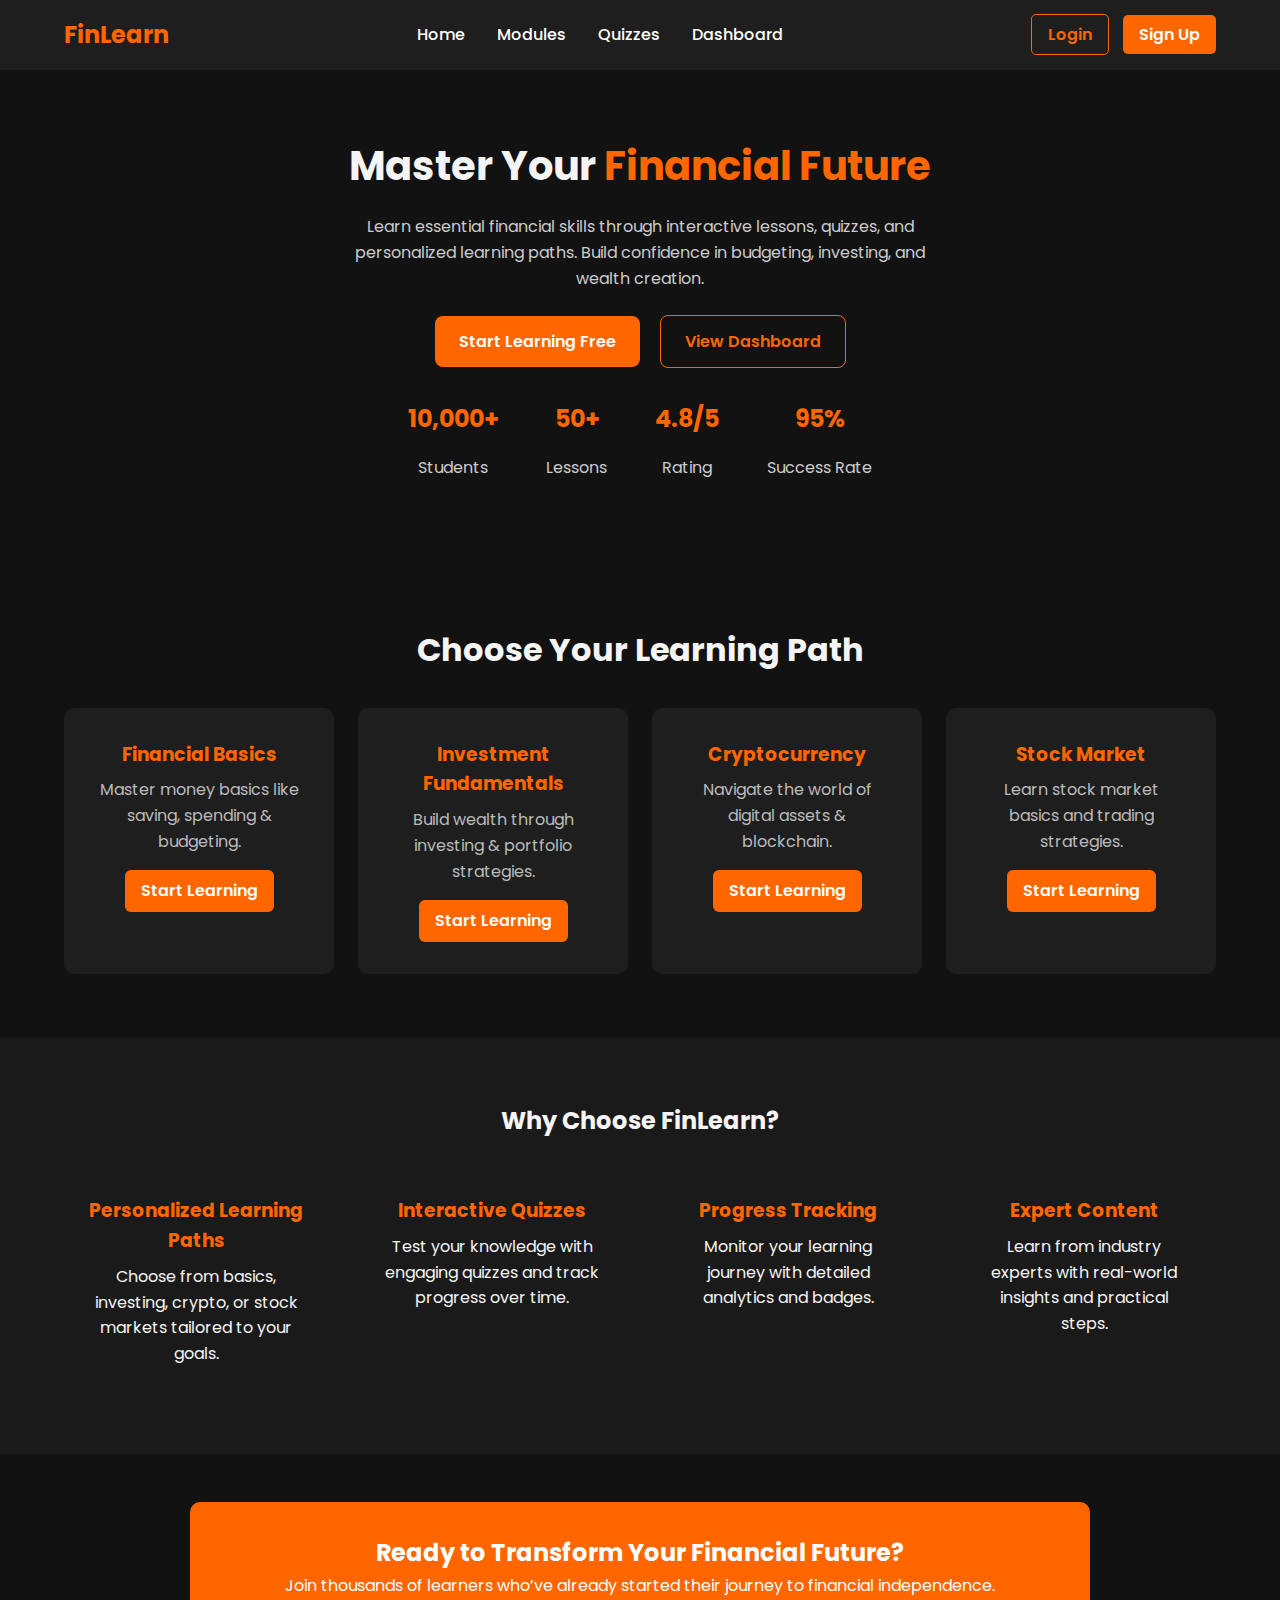
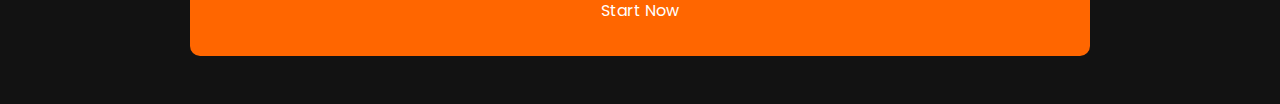
<file: index.html>
<!DOCTYPE html>
<html lang="en">
<head>
  <meta charset="UTF-8">
  <meta name="viewport" content="width=device-width, initial-scale=1.0">
  <title>FinLearn - Master Your Financial Future</title>
  <link href="https://fonts.googleapis.com/css2?family=Poppins:wght@400;600;700&display=swap" rel="stylesheet">
  <style>
    /* Reset */
    * {
      margin: 0;
      padding: 0;
      box-sizing: border-box;
    }

    body {
      font-family: "Poppins", sans-serif;
      background-color: #121212;
      color: #f5f5f5;
      line-height: 1.6;
    }

    a {
      text-decoration: none;
      color: inherit;
    }

    /* Navbar */
    .navbar {
      display: flex;
      justify-content: space-between;
      align-items: center;
      background: #1e1e1e;
      padding: 1rem 5%;
      position: sticky;
      top: 0;
      z-index: 100;
    }

    .navbar .logo {
      font-size: 1.5rem;
      font-weight: 700;
      color: #ff6600;
    }

    .navbar ul {
      display: flex;
      list-style: none;
      gap: 2rem;
    }

    .navbar ul li a {
      color: #fff;
      font-weight: 500;
      transition: color 0.3s;
    }

    .navbar ul li a:hover {
      color: #ff6600;
    }

    .navbar .auth-btns a {
      padding: 0.5rem 1rem;
      border-radius: 5px;
      font-weight: 600;
    }

    .login-btn {
      border: 1px solid #ff6600;
      color: #ff6600;
    }

    .signup-btn {
      background: #ff6600;
      color: #fff;
      margin-left: 10px;
    }

    /* Hero Section */
    .hero {
      text-align: center;
      padding: 4rem 2rem;
    }

    .hero h1 {
      font-size: 2.5rem;
      font-weight: 700;
    }

    .hero h1 span {
      color: #ff6600;
    }

    .hero p {
      margin: 1rem auto;
      max-width: 600px;
      color: #ccc;
    }

    .hero .buttons {
      margin-top: 1.5rem;
    }

    .hero .buttons a {
      display: inline-block;
      padding: 0.8rem 1.5rem;
      border-radius: 8px;
      margin: 0 0.5rem;
      font-weight: 600;
      transition: 0.3s;
    }

    .start-btn {
      background: #ff6600;
      color: #fff;
    }

    .dashboard-btn {
      border: 1px solid #ff6600;
      color: #ff6600;
    }

    .start-btn:hover {
      background: #e65c00;
    }

    .dashboard-btn:hover {
      background: #ff6600;
      color: #fff;
    }

    /* Stats */
    .stats {
      display: flex;
      justify-content: center;
      gap: 3rem;
      margin-top: 2rem;
    }

    .stats div {
      text-align: center;
    }

    .stats h2 {
      color: #ff6600;
      font-size: 1.5rem;
    }

    /* Learning Paths */
    .paths {
      padding: 4rem 5%;
      text-align: center;
    }

    .paths h2 {
      font-size: 2rem;
      margin-bottom: 2rem;
    }

    .cards {
      display: grid;
      grid-template-columns: repeat(auto-fit, minmax(250px, 1fr));
      gap: 1.5rem;
    }

    .card {
      background: #1e1e1e;
      padding: 2rem;
      border-radius: 10px;
      transition: transform 0.3s;
    }

    .card:hover {
      transform: translateY(-10px);
    }

    .card h3 {
      margin-bottom: 0.5rem;
      color: #ff6600;
    }

    .card p {
      color: #bbb;
      margin-bottom: 1rem;
    }

    .card a {
      display: inline-block;
      background: #ff6600;
      color: #fff;
      padding: 0.5rem 1rem;
      border-radius: 6px;
      font-weight: 600;
    }

    /* Why Choose */
    .why {
      background: #1a1a1a;
      padding: 4rem 5%;
      text-align: center;
    }

    .why h2 {
      margin-bottom: 2rem;
    }

    .features {
      display: grid;
      grid-template-columns: repeat(auto-fit, minmax(220px, 1fr));
      gap: 2rem;
    }

    .feature {
      padding: 1.5rem;
    }

    .feature h3 {
      color: #ff6600;
      margin-bottom: 0.5rem;
    }

    .cta {
      text-align: center;
      background: #ff6600;
      color: #fff;
      padding: 2rem;
      margin: 3rem auto;
      border-radius: 10px;
      max-width: 900px;
    }

    /* Responsive Navbar */
    .menu-toggle {
      display: none;
      flex-direction: column;
      cursor: pointer;
    }

    .menu-toggle span {
      width: 25px;
      height: 3px;
      background: #fff;
      margin: 4px 0;
    }

    @media (max-width: 768px) {
      .navbar ul {
        display: none;
        flex-direction: column;
        background: #1e1e1e;
        position: absolute;
        top: 70px;
        right: 5%;
        width: 200px;
        padding: 1rem;
      }

      .navbar ul.active {
        display: flex;
      }

      .menu-toggle {
        display: flex;
      }

      .stats {
        flex-direction: column;
        gap: 1rem;
      }
    }
  </style>
</head>
<body>

  <!-- Navbar -->
  <nav class="navbar">
    <div class="logo">FinLearn</div>
    <div class="menu-toggle" id="menu-toggle">
      <span></span>
      <span></span>
      <span></span>
    </div>
    <ul id="nav-links">
      <li><a href="index.html">Home</a></li>
      <li><a href="modules.html">Modules</a></li>
      <li><a href="">Quizzes</a></li>
      <li><a href="dashboard.html">Dashboard</a></li>
    </ul>
    <div class="auth-btns">
      <a href="login.html" class="login-btn">Login</a>
      <a href="auth.html" class="signup-btn">Sign Up</a>
    </div>
  </nav>

  <!-- Hero -->
  <section class="hero">
    <h1>Master Your <span>Financial Future</span></h1>
    <p>Learn essential financial skills through interactive lessons, quizzes, and personalized learning paths. Build confidence in budgeting, investing, and wealth creation.</p>
    <div class="buttons">
      <a href="module-detail.html" class="start-btn">Start Learning Free</a>
      <a href="#" class="dashboard-btn">View Dashboard</a>
    </div>

    <div class="stats">
      <div><h2>10,000+</h2><p>Students</p></div>
      <div><h2>50+</h2><p>Lessons</p></div>
      <div><h2>4.8/5</h2><p>Rating</p></div>
      <div><h2>95%</h2><p>Success Rate</p></div>
    </div>
  </section>

  <!-- Learning Paths -->
  <section class="paths">
    <h2>Choose Your Learning Path</h2>
    <div class="cards">
      <div class="card">
        <h3>Financial Basics</h3>
        <p>Master money basics like saving, spending & budgeting.</p>
        <a href="#">Start Learning</a>
      </div>
      <div class="card">
        <h3>Investment Fundamentals</h3>
        <p>Build wealth through investing & portfolio strategies.</p>
        <a href="#">Start Learning</a>
      </div>
      <div class="card">
        <h3>Cryptocurrency</h3>
        <p>Navigate the world of digital assets & blockchain.</p>
        <a href="#">Start Learning</a>
      </div>
      <div class="card">
        <h3>Stock Market</h3>
        <p>Learn stock market basics and trading strategies.</p>
        <a href="#">Start Learning</a>
      </div>
    </div>
  </section>

  <!-- Why Choose -->
  <section class="why">
    <h2>Why Choose FinLearn?</h2>
    <div class="features">
      <div class="feature">
        <h3>Personalized Learning Paths</h3>
        <p>Choose from basics, investing, crypto, or stock markets tailored to your goals.</p>
      </div>
      <div class="feature">
        <h3>Interactive Quizzes</h3>
        <p>Test your knowledge with engaging quizzes and track progress over time.</p>
      </div>
      <div class="feature">
        <h3>Progress Tracking</h3>
        <p>Monitor your learning journey with detailed analytics and badges.</p>
      </div>
      <div class="feature">
        <h3>Expert Content</h3>
        <p>Learn from industry experts with real-world insights and practical steps.</p>
      </div>
    </div>
  </section>

  <!-- CTA -->
  <div class="cta">
    <h2>Ready to Transform Your Financial Future?</h2>
    <p>Join thousands of learners who’ve already started their journey to financial independence.</p>
    <a href="#" class="start-btn">Start Now</a>
  </div>

  <script>
    const menuToggle = document.getElementById("menu-toggle");
    const navLinks = document.getElementById("nav-links");

    menuToggle.addEventListener("click", () => {
      navLinks.classList.toggle("active");
    });
  </script>
</body>
</html>
</file>
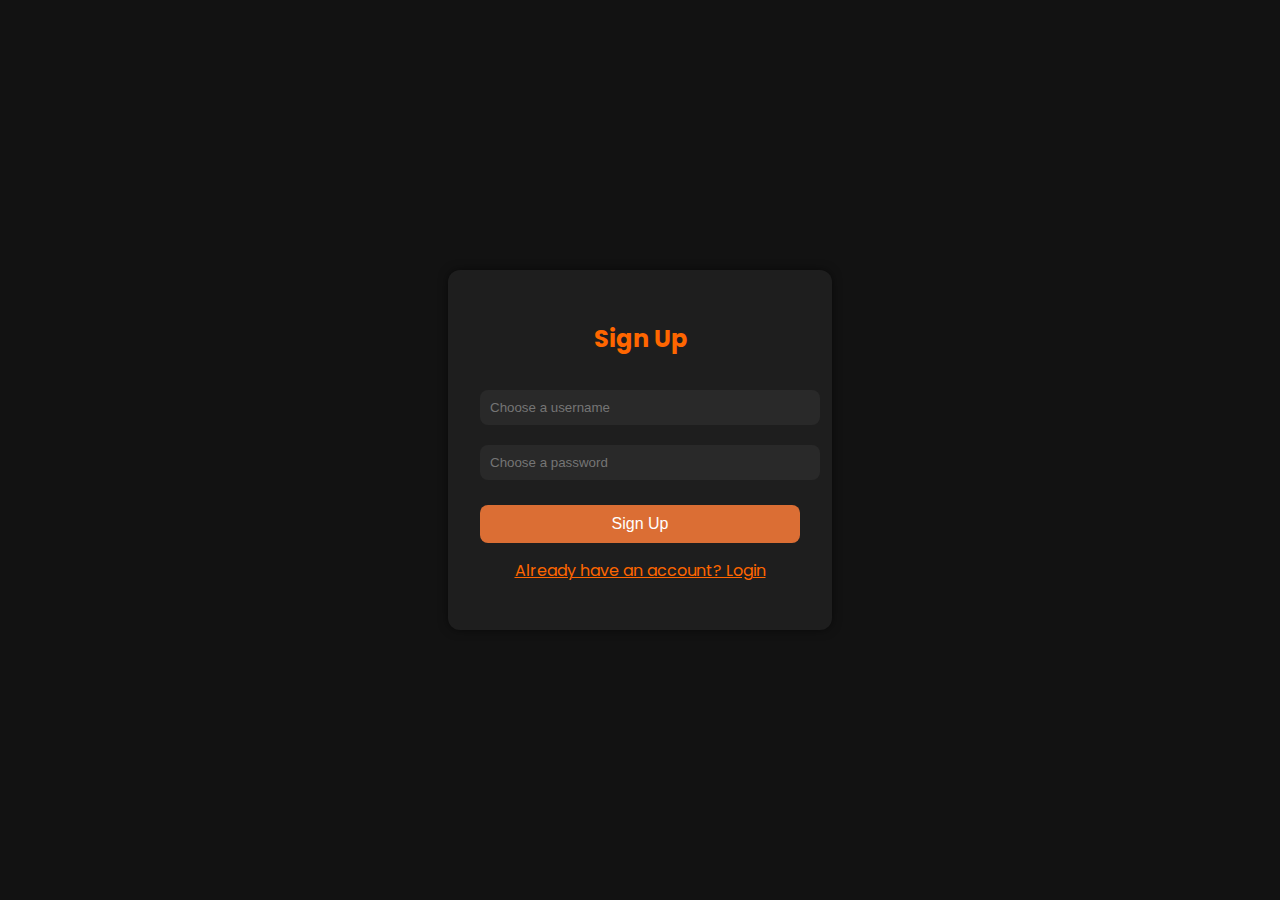
<file: auth.html>
<!DOCTYPE html>
<html lang="en">
<head>
  <meta charset="UTF-8">
  <meta name="viewport" content="width=device-width, initial-scale=1.0">
  <title>Banking Basics - Sign Up</title>
  <link href="https://fonts.googleapis.com/css2?family=Poppins:wght@400;600&display=swap" rel="stylesheet">
  <style>
    body {
      margin: 0;
      font-family: "Poppins", sans-serif;
      background-color: #121212;
      color: #f5f5f5;
      display: flex;
      justify-content: center;
      align-items: center;
      height: 100vh;
    }
    .auth-box {
      background: #1e1e1e;
      padding: 2rem;
      border-radius: 12px;
      box-shadow: 0 0 10px rgba(0,0,0,0.5);
      width: 320px;
      text-align: center;
    }
    h2 {
      color: #ff6600;
      margin-bottom: 1.5rem;
    }
    input {
      width: 100%;
      padding: 10px;
      margin: 10px 0;
      border: none;
      border-radius: 8px;
      background: #292929;
      color: #fff;
    }
    input:focus { outline: 2px solid #ff6600; }
    .btn {
      width: 100%;
      padding: 10px;
      margin-top: 15px;
      border: none;
      border-radius: 8px;
      background: #db6e34;
      color: #fff;
      font-size: 16px;
      cursor: pointer;
      transition: 0.3s;
    }
    .btn:hover { background: #ff6a06; }
    .link { display: block; margin-top: 15px; color: #ff6600; text-decoration: underline; }
    .message { margin-top: 15px; font-size: 14px; color: #66ff99; }
  </style>
</head>
<body>
  <div class="auth-box">
    <h2>Sign Up</h2>
    <input type="text" id="username" placeholder="Choose a username" required>
    <input type="password" id="password" placeholder="Choose a password" required>
    <button class="btn" onclick="signup()">Sign Up</button>
    <a href="login.html" class="link">Already have an account? Login</a>
    <div class="message" id="message"></div>
  </div>

<script>
function signup() {
  const username = document.getElementById('username').value.trim();
  const password = document.getElementById('password').value.trim();
  const msg = document.getElementById('message');

  if (!username || !password) {
    msg.style.color = "red";
    msg.innerText = "Please fill all fields.";
    return;
  }

  let users = JSON.parse(localStorage.getItem('users')) || {};
  if (users[username]) {
    msg.style.color = "red";
    msg.innerText = "Username already exists.";
  } else {
    users[username] = password;
    localStorage.setItem('users', JSON.stringify(users));
    msg.style.color = "#66ff99";
    msg.innerText = "Signup successful! Redirecting to login...";
    setTimeout(() => window.location.href = "login.html", 1500);
  }
}
</script>
</body>
</html>
</file>
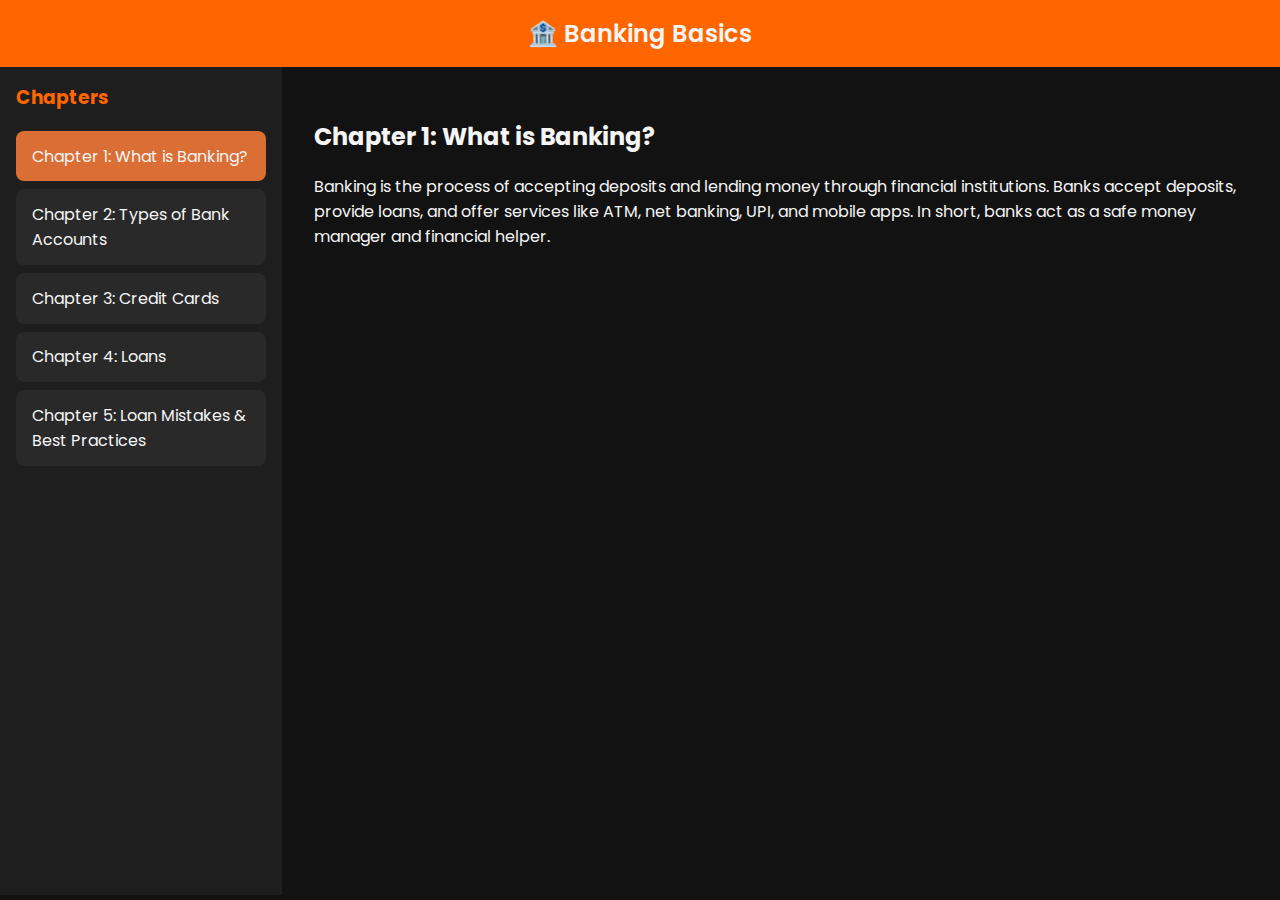
<file: banking-basics.html>
<!DOCTYPE html>
<html lang="en">
<head>
  <meta charset="UTF-8">
  <meta name="viewport" content="width=device-width, initial-scale=1.0">
  <title>Banking Basics</title>
  <link href="https://fonts.googleapis.com/css2?family=Poppins:wght@400;600&display=swap" rel="stylesheet">
  <style>
    body {
      margin: 0;
      font-family: "Poppins", sans-serif;
      background-color: #121212;
      color: #f5f5f5;
    }
    header {
      background: #ff6600;
      padding: 1rem 2rem;
      text-align: center;
      font-size: 1.5rem;
      font-weight: 600;
    }
    .container {
      display: flex;
      height: calc(100vh - 72px);
    }
    .sidebar {
      width: 250px;
      background: #1e1e1e;
      padding: 1rem;
      overflow-y: auto;
    }
    .sidebar h3 {
      color: #ff6600;
      margin-top: 0;
    }
    .chapter-link {
      background: #292929;
      margin-bottom: 0.5rem;
      padding: 0.8rem 1rem;
      border-radius: 8px;
      cursor: pointer;
      transition: background 0.3s;
    }
    .chapter-link:hover {
      background: #3a3a3a;
    }
    .chapter-link.active {
      background: #db6e34;
    }
    .content-area {
      flex: 1;
      padding: 2rem;
      overflow-y: auto;
    }
    .chapter-content {
      display: none;
    }
    .chapter-content iframe {
      margin-top: 1rem;
      width: 100%;
      height: 300px;
      border: none;
      border-radius: 8px;
    }
    .btn {
      display: inline-block;
      margin-top: 15px;
      margin-right: 10px;
      padding: 10px 18px;
      border: none;
      border-radius: 8px;
      background: #db6e34;
      color: #fff;
      font-size: 16px;
      cursor: pointer;
      text-decoration: none;
      transition: 0.3s;
    }
    .btn:hover {
      background: #ff6a06;
    }
    /* Flashcards */
    .flashcards {
      margin-top: 2rem;
    }
    .flashcard {
      background: #292929;
      padding: 1rem;
      border-radius: 8px;
      margin-bottom: 1rem;
      opacity: 0;
      transform: translateY(20px);
      transition: opacity 0.5s ease, transform 0.5s ease;
    }
    .flashcard.show {
      opacity: 1;
      transform: translateY(0);
    }
  </style>
</head>
<body>

<header>🏦 Banking Basics</header>

<div class="container">
  <!-- Sidebar with chapters -->
  <div class="sidebar">
    <h3>Chapters</h3>
    <div class="chapter-link" onclick="showChapter(1)">Chapter 1: What is Banking?</div>
    <div class="chapter-link" onclick="showChapter(2)">Chapter 2: Types of Bank Accounts</div>
    <div class="chapter-link" onclick="showChapter(3)">Chapter 3: Credit Cards</div>
    <div class="chapter-link" onclick="showChapter(4)">Chapter 4: Loans</div>
    <div class="chapter-link" onclick="showChapter(5)">Chapter 5: Loan Mistakes & Best Practices</div>
  </div>

  <!-- Content area -->
  <div class="content-area">
    <!-- Chapter 1 -->
    <div class="chapter-content" id="chapter-1">
      <h2>Chapter 1: What is Banking?</h2>
      <p>Banking is the process of accepting deposits and lending money through financial institutions.
      Banks accept deposits, provide loans, and offer services like ATM, net banking, UPI, and mobile apps.
      In short, banks act as a safe money manager and financial helper.</p>
      <iframe src="https://www.youtube.com/embed/fTTGALaRZoc" allowfullscreen></iframe>
    
    </div>

    <!-- Chapter 2 -->
    <div class="chapter-content" id="chapter-2">
      <h2>Chapter 2: Types of Bank Accounts</h2>
      <p>Explore savings accounts, current accounts, fixed deposits, and recurring deposits.
        Savings Account – store money safely, earn interest, withdraw anytime.
        Current Account – for businesses, frequent transactions, no interest.
        Fixed Deposit (FD) – money locked for a time, earns higher interest.
        Recurring Deposit (RD) – deposit a fixed amount monthly, earn interest.</p>
      <iframe src="https://www.youtube.com/embed/B-KNzNEVhgM" allowfullscreen></iframe>
       <br>
      <a href="#chapter1" class="btn">← Previous</a>
      <a href="#chapter3" class="btn">Next →</a>
    </div>

    <!-- Chapter 3 -->
    <div class="chapter-content" id="chapter-3">
      <h2>Chapter 3: Credit Cards</h2>
      <p>Understand how credit cards work, their benefits, and risks.
      Credit cards let you spend now and pay later. Good for emergencies, rewards, and building credit history.
      Pay bills on time to avoid high interest.</p>
      <iframe src="https://www.youtube.com/embed/0ddgrHehprk" allowfullscreen></iframe>
      <br>
      <a href="#chapter2" class="btn">← Previous</a>
      <a href="#chapter4" class="btn">Next →</a>
    </div>

    <!-- Chapter 4 -->
    <div class="chapter-content" id="chapter-4">
      <h2>Chapter 4: Loans</h2>
      <p>Loans help achieve big goals when you don’t have enough money.
        Types of loans: Education, Home, Personal, Car.
        Loans must be repaid with interest.</p>
      <iframe src="https://www.youtube.com/embed/fuiiJuB7tJs" allowfullscreen></iframe>
         <br>
      <a href="#chapter3" class="btn">← Previous</a>
      <a href="#chapter5" class="btn">Next →</a>
    </div>

    <!-- Chapter 5 -->
    <div class="chapter-content" id="chapter-5">
      <h2>Chapter 5: Loan Mistakes & Best Practices</h2>
      <p>Common mistakes: borrowing more than you can repay, ignoring interest rates, missing EMI payments.
         Best practices: borrow only what’s necessary, compare banks, pay EMIs on time.</p>
      <iframe src="https://www.youtube.com/embed/Jmb-p_JW-xE" allowfullscreen></iframe>
      <a href="#chapter4" class="btn">← Previous</a>
      <div style="margin-top: 15px;">
        <a href="index.html" class="btn">Back to Homepage</a>
        <a href="banking-quiz.html" class="btn">Finish & Start Quiz</a>
      </div>

    </div>

    <!-- Flashcards -->
    <div class="flashcards" id="flashcards">
      <div class="flashcard">Flashcard 1: Banks accept deposits and provide loans.</div>
      <div class="flashcard">Flashcard 2: Savings accounts are flexible, FDs earn higher interest.</div>
      <div class="flashcard">Flashcard 3: Credit cards offer rewards but require timely payments.</div>
      <div class="flashcard">Flashcard 4: Loans should be taken wisely; interest applies.</div>
      <div class="flashcard">Flashcard 5: Always compare banks and pay EMIs on time.</div>
    </div>

  </div>
</div>

<script>
  // Show chapter and highlight sidebar
  function showChapter(num) {
    document.querySelectorAll('.chapter-content').forEach(c => c.style.display = 'none');
    document.querySelector('#chapter-' + num).style.display = 'block';

    document.querySelectorAll('.chapter-link').forEach(link => link.classList.remove('active'));
    document.querySelectorAll('.chapter-link')[num - 1].classList.add('active');

    // Trigger flashcards only when last chapter is open
    if(num === 5) showFlashcards();
  }

  // Flashcards animation
  function showFlashcards() {
    const cards = document.querySelectorAll('.flashcard');
    cards.forEach(card => card.classList.remove('show'));
    cards.forEach((card, index) => {
      setTimeout(() => card.classList.add('show'), index * 1000);
    });
  }

  // Default: show chapter 1
  showChapter(1);
</script>

</body>
</html>
</file>
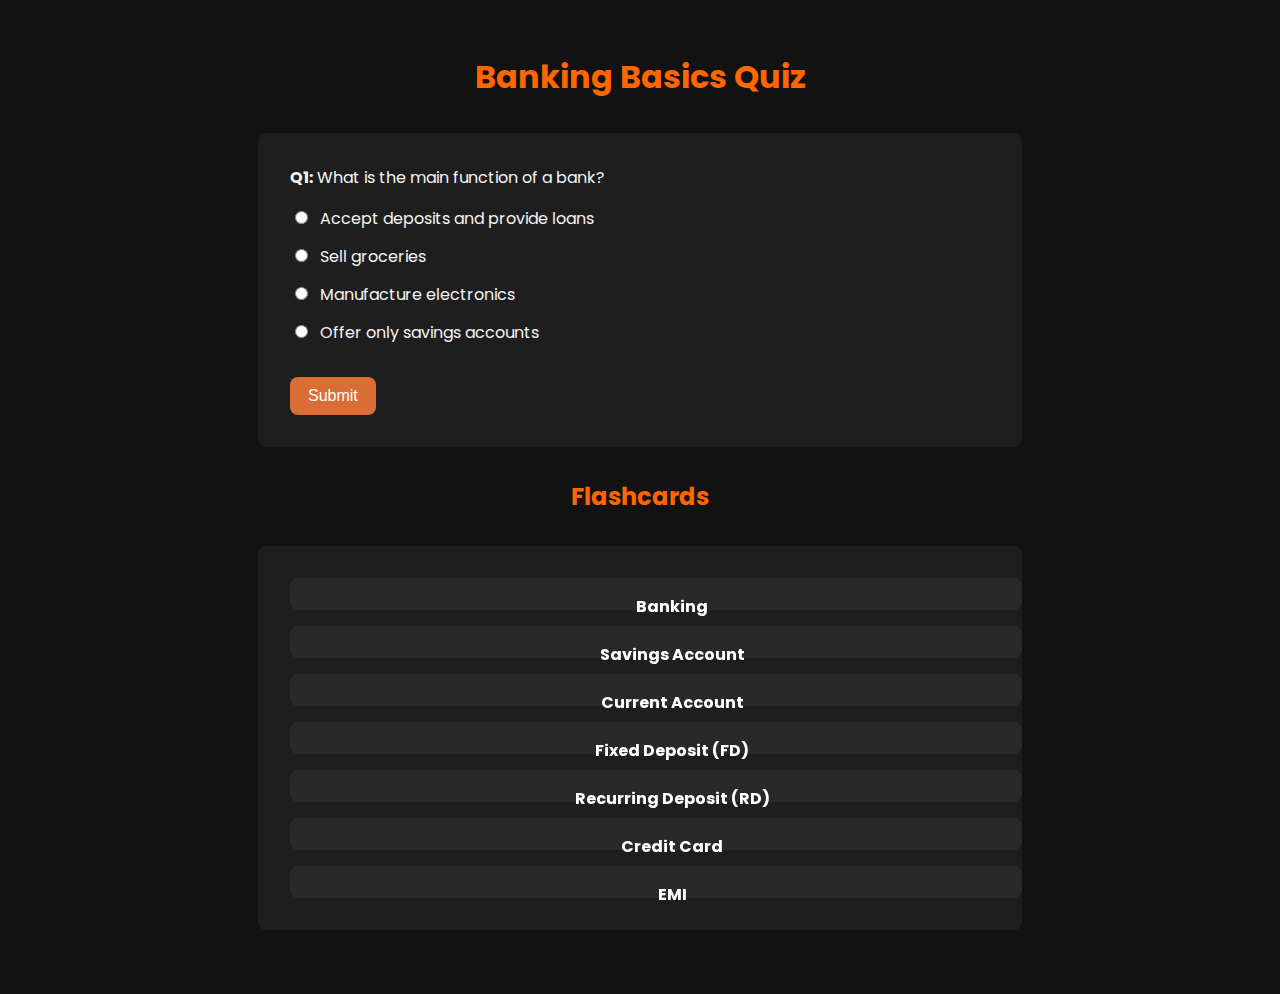
<file: banking-quiz.html>
<!DOCTYPE html>
<html lang="en">
<head>
  <meta charset="UTF-8">
  <meta name="viewport" content="width=device-width, initial-scale=1.0">
  <title>Banking Basics Quiz & Flashcards</title>
  <link href="https://fonts.googleapis.com/css2?family=Poppins:wght@400;600&display=swap" rel="stylesheet">
  <style>
    body {
      font-family: "Poppins", sans-serif;
      background-color: #121212;
      color: #f5f5f5;
      margin: 0;
      padding: 2rem;
    }
    h1, h2 {
      color: #ff6600;
      text-align: center;
    }
    .quiz-container, .flashcards-container {
      max-width: 700px;
      margin: 2rem auto;
      background: #1e1e1e;
      padding: 2rem;
      border-radius: 8px;
    }
    .question {
      margin-bottom: 1rem;
    }
    .options {
      list-style: none;
      padding: 0;
    }
    .options li {
      margin-bottom: 0.8rem;
    }
    input[type="radio"] {
      margin-right: 0.5rem;
    }
    .btn {
      padding: 10px 18px;
      border: none;
      border-radius: 8px;
      background: #db6e34;
      color: #fff;
      font-size: 16px;
      cursor: pointer;
      margin-top: 1rem;
      transition: 0.3s;
    }
    .btn:hover {
      background: #ff6a06;
    }
    .result {
      text-align: center;
      font-size: 1.2rem;
      margin-top: 1.5rem;
    }

    /* Flashcards */
    .flashcards-container {
      display: flex;
      flex-direction: column;
      gap: 1rem;
    }
    .flashcard {
      perspective: 1000px;
    }
    .flashcard-inner {
      position: relative;
      width: 100%;
      padding: 1rem;
      background: #292929;
      border-radius: 8px;
      color: #fff;
      cursor: pointer;
      transform-style: preserve-3d;
      transition: transform 0.6s;
    }
    .flashcard.flipped .flashcard-inner {
      transform: rotateY(180deg);
    }
    .flashcard-front,
    .flashcard-back {
      position: absolute;
      width: 100%;
      backface-visibility: hidden;
      text-align: center;
    }
    .flashcard-back {
      transform: rotateY(180deg);
      color: #00ffcc;
    }
  </style>
</head>
<body>
  <h1>Banking Basics Quiz</h1>
  <div class="quiz-container" id="quiz-container"></div>

  <h2>Flashcards</h2>
  <div class="flashcards-container" id="flashcards-container"></div>

  <script>
    // --- Quiz Data ---
    const quizData = [
      {
        question: "What is the main function of a bank?",
        options: ["Accept deposits and provide loans", "Sell groceries", "Manufacture electronics", "Offer only savings accounts"],
        answer: "Accept deposits and provide loans"
      },
      {
        question: "Which account is ideal for businesses with frequent transactions?",
        options: ["Savings Account", "Current Account", "Fixed Deposit", "Recurring Deposit"],
        answer: "Current Account"
      },
      {
        question: "What is a key benefit of using a credit card responsibly?",
        options: ["Build credit history", "Increase debt", "Avoid taxes", "Store physical cash"],
        answer: "Build credit history"
      },
      {
        question: "Which type of loan would you take to buy a house?",
        options: ["Education Loan", "Home Loan", "Car Loan", "Personal Loan"],
        answer: "Home Loan"
      },
      {
        question: "A common mistake when taking loans is:",
        options: ["Borrowing only what’s necessary", "Comparing interest rates", "Missing EMI payments", "Paying on time"],
        answer: "Missing EMI payments"
      }
    ];

    const container = document.getElementById("quiz-container");
    let currentQuestion = 0;
    let score = 0;

    function loadQuestion() {
      if (currentQuestion >= quizData.length) {
        container.innerHTML = `<div class="result">Your score: ${score} / ${quizData.length} <br><br>
          <a href="banking-basics.html" class="btn">Back to Lessons</a>
        </div>`;
        return;
      }

      const q = quizData[currentQuestion];
      container.innerHTML = `
        <div class="question"><strong>Q${currentQuestion + 1}:</strong> ${q.question}</div>
        <ul class="options">
          ${q.options.map(opt => `<li><label><input type="radio" name="option" value="${opt}"> ${opt}</label></li>`).join('')}
        </ul>
        <button class="btn" onclick="submitAnswer()">Submit</button>
      `;
    }

    function submitAnswer() {
      const selected = document.querySelector('input[name="option"]:checked');
      if (!selected) {
        alert("Please select an answer!");
        return;
      }
      if (selected.value === quizData[currentQuestion].answer) score++;
      currentQuestion++;
      loadQuestion();
    }

    loadQuestion();

    // --- Flashcards Data ---
    const flashcardsData = [
      {term: "Banking", definition: "The process of accepting deposits and providing loans through financial institutions."},
      {term: "Savings Account", definition: "Store money safely, earn small interest, withdraw anytime."},
      {term: "Current Account", definition: "For businesses; allows frequent transactions, no interest earned."},
      {term: "Fixed Deposit (FD)", definition: "Money locked for a fixed time period, earns higher interest."},
      {term: "Recurring Deposit (RD)", definition: "Deposit a fixed amount monthly to build savings habit."},
      {term: "Credit Card", definition: "Spend now, pay later; helps build credit history if used responsibly."},
      {term: "EMI", definition: "Equated Monthly Installment; monthly payment to repay a loan."}
    ];

    const flashContainer = document.getElementById("flashcards-container");

    flashcardsData.forEach(card => {
      const cardDiv = document.createElement("div");
      cardDiv.className = "flashcard";
      cardDiv.innerHTML = `
        <div class="flashcard-inner">
          <div class="flashcard-front"><strong>${card.term}</strong></div>
          <div class="flashcard-back">${card.definition}</div>
        </div>`;
      flashContainer.appendChild(cardDiv);
    });

    // Auto-flip animation one after another
    let currentIndex = 0;
    function flipNextCard() {
      const cards = document.querySelectorAll(".flashcard");
      cards.forEach(c => c.classList.remove("flipped"));
      cards[currentIndex].classList.add("flipped");
      currentIndex = (currentIndex + 1) % cards.length;
    }
    setInterval(flipNextCard, 3000);
  </script>
</body>
</html>
</file>
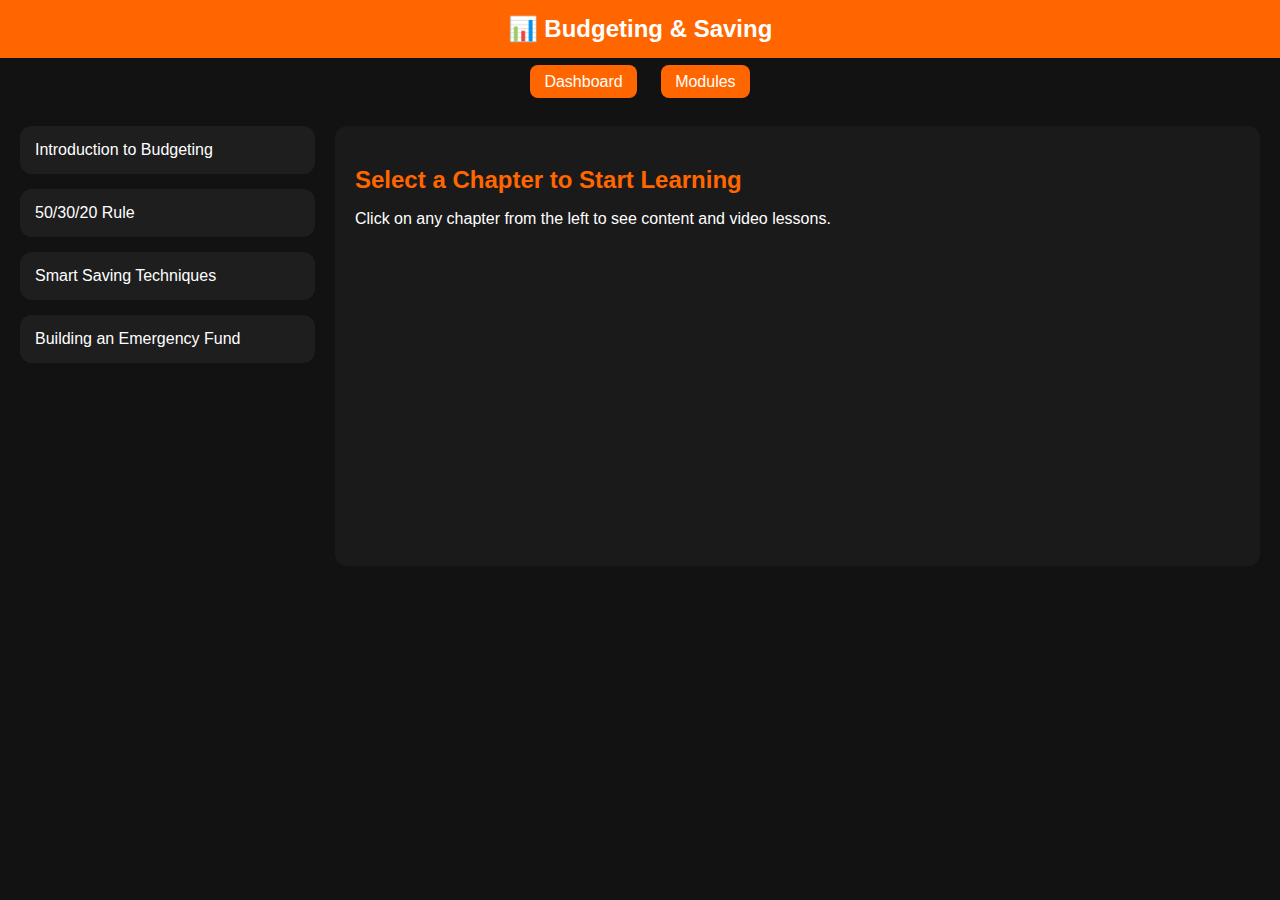
<file: budgeting.html>
<!DOCTYPE html>
<html lang="en">
<head>
  <meta charset="UTF-8">
  <meta name="viewport" content="width=device-width, initial-scale=1.0">
  <title>Budgeting & Saving</title>
  <style>
    body {
      font-family: Arial, sans-serif;
      background: #121212;
      color: #fff;
      margin: 0;
      padding: 0;
    }
    header {
      background: #ff6600;
      padding: 15px;
      text-align: center;
      font-size: 24px;
      font-weight: bold;
    }
    .container {
      display: flex;
      flex-wrap: wrap;
      padding: 20px;
      gap: 20px;
    }
    .chapters {
      flex: 1;
      min-width: 250px;
      max-width: 300px;
    }
    .chapter-card {
      background: #1e1e1e;
      padding: 15px;
      margin-bottom: 15px;
      border-radius: 12px;
      cursor: pointer;
      transition: transform 0.2s, background 0.2s;
    }
    .chapter-card:hover {
      transform: scale(1.05);
      background: #ff6600;
    }
    .content-area {
      flex: 3;
      background: #1a1a1a;
      padding: 20px;
      border-radius: 12px;
      min-height: 400px;
    }
    h2 {
      color: #ff6600;
      margin-bottom: 10px;
    }
    iframe {
      width: 100%;
      height: 300px;
      border-radius: 10px;
      border: none;
    }
    .nav-links {
      margin: 15px;
      text-align: center;
    }
    .nav-links a {
      margin: 0 10px;
      color: #fff;
      text-decoration: none;
      background: #ff6600;
      padding: 8px 14px;
      border-radius: 8px;
    }
    .nav-links a:hover {
      background: #e65c00;
    }
    .chapter-navigation {
      margin-top: 20px;
      text-align: center;
    }
    .chapter-navigation button {
      background: #ff6600;
      border: none;
      padding: 10px 16px;
      margin: 0 10px;
      border-radius: 8px;
      color: #fff;
      font-size: 16px;
      cursor: pointer;
    }
    .chapter-navigation button:hover {
      background: #e65c00;
    }
  </style>
</head>
<body>

  <header>📊 Budgeting & Saving</header>

  <div class="nav-links">
    <a href="dashboard.html">Dashboard</a>
    <a href="modules.html">Modules</a>
  </div>

  <div class="container">
    <!-- Chapters Sidebar -->
    <div class="chapters">
      <div class="chapter-card" onclick="loadChapter('intro')">Introduction to Budgeting</div>
      <div class="chapter-card" onclick="loadChapter('rule')">50/30/20 Rule</div>
      <div class="chapter-card" onclick="loadChapter('saving')">Smart Saving Techniques</div>
      <div class="chapter-card" onclick="loadChapter('emergency')">Building an Emergency Fund</div>
    </div>

    <!-- Content Area -->
    <div class="content-area" id="content">
      <h2>Select a Chapter to Start Learning</h2>
      <p>Click on any chapter from the left to see content and video lessons.</p>
    </div>
  </div>

  <script>
    const API_KEY = "AIzaSyDjPaWY8FaTvO1nZRxbAcH13QG1znhjrHA"; 
    const videoIds = {
      intro: "btZ43QLlj40",
      rule: "YCN2aTlocOw",
      saving: "9U3Bo4kz1eE",
      emergency: "hTnJz2O_zyo"
    };

    const fallbackData = {
      intro: {title:"Introduction to Budgeting", description:"Learn the basics of budgeting."},
      rule: {title:"50/30/20 Rule", description:"Understand the 50/30/20 budgeting rule."},
      saving: {title:"Smart Saving Techniques", description:"Tips and strategies to save money smartly."},
      emergency: {title:"Building an Emergency Fund", description:"Learn how to create an emergency fund."}
    };

    async function loadChapter(chapter) {
      let contentDiv = document.getElementById('content');
      let videoId = videoIds[chapter];

      if (!videoId) {
        contentDiv.innerHTML = "<p>Video not available.</p>";
        return;
      }

      let video = fallbackData[chapter]; // default

      try {
        let response = await fetch(
          `https://www.googleapis.com/youtube/v3/videos?part=snippet&id=${videoId}&key=${API_KEY}`
        );
        let data = await response.json();
        if (data.items && data.items.length > 0) {
          video = data.items[0].snippet;
        }
      } catch(e) {
        console.log("YouTube API failed, using fallback data.", e);
      }

      contentDiv.innerHTML = `
        <h2>${video.title}</h2>
        <p>${video.description}</p>
        <iframe src="https://www.youtube.com/embed/${videoId}" allowfullscreen></iframe>
        <div class="chapter-navigation">
          <button onclick="goPrev('${chapter}')">⬅ Previous</button>
          <button onclick="goNext('${chapter}')">Next ➡</button>
        </div>
      `;
    }

    function goPrev(chapter) {
      const order = ["intro", "rule", "saving", "emergency"];
      let idx = order.indexOf(chapter);
      if (idx > 0) loadChapter(order[idx - 1]);
    }

    function goNext(chapter) {
      const order = ["intro", "rule", "saving", "emergency"];
      let idx = order.indexOf(chapter);
      if (idx < order.length - 1) loadChapter(order[idx + 1]);
      else window.location.href = "quiz.html";
    }
  </script>

</body>
</html>
</file>
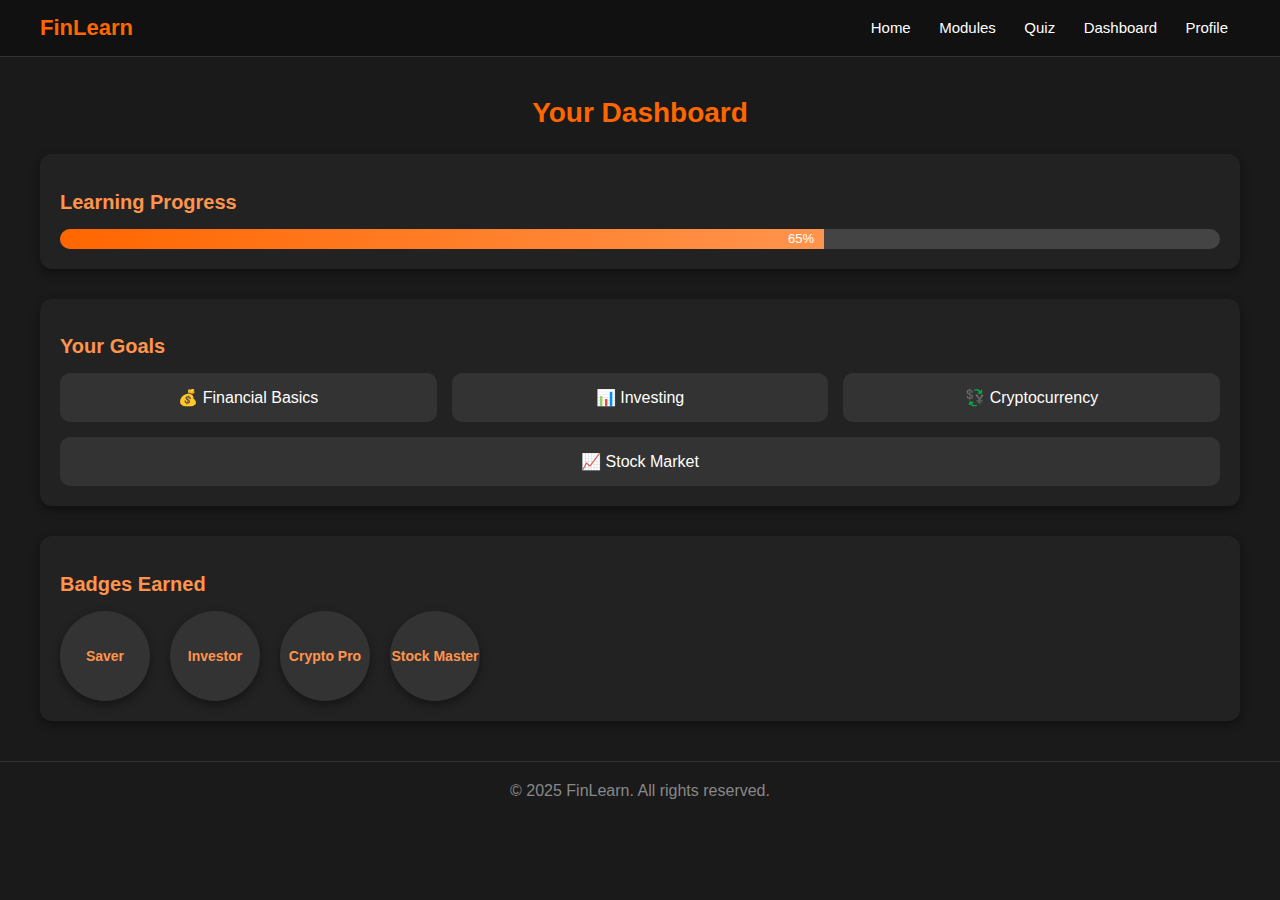
<file: dashboard.html>
<!DOCTYPE html>
<html lang="en">
<head>
  <meta charset="UTF-8" />
  <meta name="viewport" content="width=device-width, initial-scale=1.0"/>
  <title>Dashboard | FinLearn</title>
  <style>
    /* -------- GLOBAL THEME -------- */
    body {
      margin: 0;
      font-family: 'Segoe UI', Tahoma, Geneva, Verdana, sans-serif;
      background-color: #1a1a1a;
      color: #fff;
    }

    a {
      text-decoration: none;
      color: inherit;
    }

    header {
      background: #111;
      padding: 15px 40px;
      display: flex;
      justify-content: space-between;
      align-items: center;
      border-bottom: 1px solid #333;
      position: sticky;
      top: 0;
      z-index: 100;
    }

    header .logo {
      font-size: 22px;
      font-weight: bold;
      color: #ff6600;
    }

    nav a {
      margin: 0 12px;
      font-size: 15px;
      transition: color 0.3s;
    }
    nav a:hover {
      color: #ff6600;
    }

    /* -------- DASHBOARD -------- */
    .dashboard-container {
      max-width: 1200px;
      margin: 40px auto;
      padding: 0 20px;
    }

    .dashboard-title {
      font-size: 28px;
      font-weight: bold;
      color: #ff6600;
      margin-bottom: 25px;
      text-align: center;
    }

    .progress-section, .goals-section, .badges-section {
      background: #222;
      padding: 20px;
      border-radius: 12px;
      margin-bottom: 30px;
      box-shadow: 0 4px 10px rgba(0,0,0,0.4);
    }

    h2 {
      font-size: 20px;
      margin-bottom: 15px;
      color: #ff944d;
    }

    /* Progress bar */
    .progress-bar {
      background: #444;
      border-radius: 30px;
      height: 20px;
      overflow: hidden;
    }
    .progress {
      height: 100%;
      background: linear-gradient(90deg, #ff6600, #ff944d);
      width: 65%; /* Example: 65% progress */
      text-align: right;
      color: #fff;
      padding-right: 10px;
      font-size: 13px;
      line-height: 20px;
    }

    /* Goals */
    .goals-list {
      display: flex;
      gap: 15px;
      flex-wrap: wrap;
    }
    .goal-card {
      flex: 1 1 calc(25% - 15px);
      background: #333;
      border-radius: 10px;
      padding: 15px;
      text-align: center;
      transition: transform 0.2s;
    }
    .goal-card:hover {
      transform: translateY(-5px);
      background: #444;
    }

    /* Badges */
    .badges-list {
      display: flex;
      gap: 20px;
      flex-wrap: wrap;
    }
    .badge {
      background: #333;
      border-radius: 50%;
      width: 90px;
      height: 90px;
      display: flex;
      align-items: center;
      justify-content: center;
      font-size: 14px;
      color: #ff944d;
      font-weight: bold;
      box-shadow: 0 4px 10px rgba(0,0,0,0.4);
      transition: 0.3s;
    }
    .badge:hover {
      transform: scale(1.1);
      background: #ff6600;
      color: #fff;
    }

    /* Footer */
    footer {
      text-align: center;
      padding: 20px;
      border-top: 1px solid #333;
      margin-top: 40px;
      color: #888;
    }
  </style>
</head>
<body>
  <!-- NAVBAR -->
  <header>
    <div class="logo">FinLearn</div>
    <nav>
      <a href="index.html">Home</a>
      <a href="modules.html">Modules</a>
      <a href="quiz.html">Quiz</a>
      <a href="dashboard.html">Dashboard</a>
      <a href="profile.html">Profile</a>
    </nav>
  </header>

  <!-- DASHBOARD -->
  <div class="dashboard-container">
    <h1 class="dashboard-title">Your Dashboard</h1>

    <!-- Progress -->
    <div class="progress-section">
      <h2>Learning Progress</h2>
      <div class="progress-bar">
        <div class="progress">65%</div>
      </div>
    </div>

    <!-- Goals -->
    <div class="goals-section">
      <h2>Your Goals</h2>
      <div class="goals-list">
        <div class="goal-card">💰 Financial Basics</div>
        <div class="goal-card">📊 Investing</div>
        <div class="goal-card">💱 Cryptocurrency</div>
        <div class="goal-card">📈 Stock Market</div>
      </div>
    </div>

    <!-- Badges -->
    <div class="badges-section">
      <h2>Badges Earned</h2>
      <div class="badges-list">
        <div class="badge">Saver</div>
        <div class="badge">Investor</div>
        <div class="badge">Crypto Pro</div>
        <div class="badge">Stock Master</div>
      </div>
    </div>
  </div>

  <footer>
    © 2025 FinLearn. All rights reserved.
  </footer>
</body>
</html>
</file>
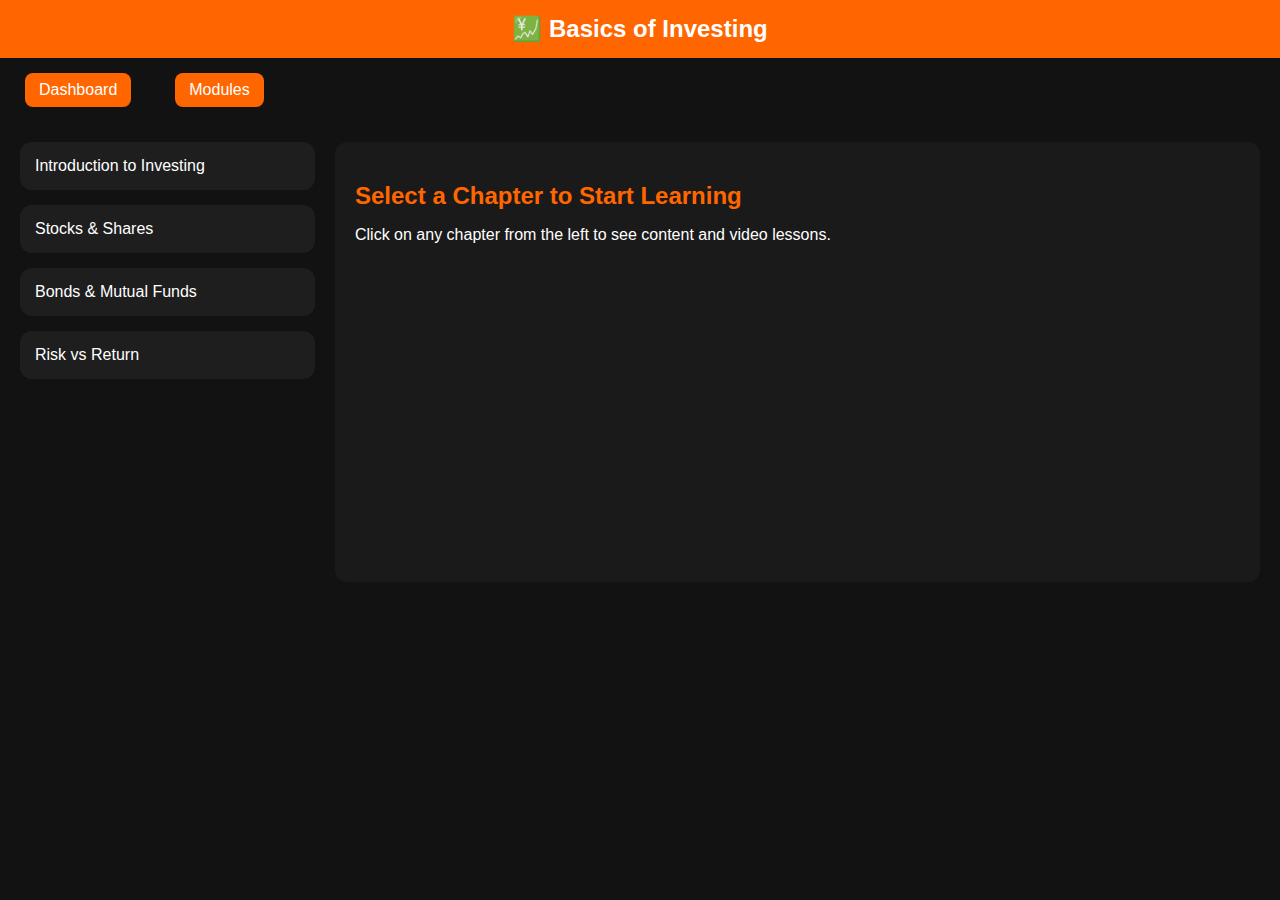
<file: investing.html>
<!DOCTYPE html>
<html lang="en">
<head>
  <meta charset="UTF-8">
  <meta name="viewport" content="width=device-width, initial-scale=1.0">
  <title>Basics of Investing</title>
  <link rel="stylesheet" href="style.css">
  <style>
    body {
      font-family: Arial, sans-serif;
      background: #121212;
      color: #fff;
      margin: 0;
      padding: 0;
    }

    header {
      background: #ff6600;
      padding: 15px;
      text-align: center;
      font-size: 24px;
      font-weight: bold;
    }

    .container {
      display: flex;
      flex-wrap: wrap;
      padding: 20px;
      gap: 20px;
    }

    .chapters {
      flex: 1;
      min-width: 250px;
      max-width: 300px;
    }

    .chapter-card {
      background: #1e1e1e;
      padding: 15px;
      margin-bottom: 15px;
      border-radius: 12px;
      cursor: pointer;
      transition: transform 0.2s, background 0.2s;
    }

    .chapter-card:hover {
      transform: scale(1.05);
      background: #ff6600;
    }

    .content-area {
      flex: 3;
      background: #1a1a1a;
      padding: 20px;
      border-radius: 12px;
      min-height: 400px;
    }

    h2 {
      color: #ff6600;
      margin-bottom: 10px;
    }

    iframe {
      width: 100%;
      height: 300px;
      border-radius: 10px;
      border: none;
      margin-top: 15px;
    }

    .nav-links {
      margin: 15px;
      text-align: center;
    }

    .nav-links a {
      margin: 0 10px;
      color: #fff;
      text-decoration: none;
      background: #ff6600;
      padding: 8px 14px;
      border-radius: 8px;
    }

    .nav-links a:hover {
      background: #e65c00;
    }
    .next-btn {
      display: inline-block;
      margin-top: 20px;
      padding: 10px 18px;
      background: #ff6600;
      color: white;
      text-decoration: none;
      border-radius: 8px;
      font-weight: bold;
    }

    .next-btn:hover {
      background: #e65c00;
    }
  </style>
</head>
<body>

  <header>💹 Basics of Investing</header>

  <div class="nav-links">
    <a href="dashboard.html">Dashboard</a>
    <a href="modules.html">Modules</a>
  </div>

  <div class="container">
    <!-- Chapters Sidebar -->
    <div class="chapters">
      <div class="chapter-card" onclick="loadChapter('intro')">Introduction to Investing</div>
      <div class="chapter-card" onclick="loadChapter('stocks')">Stocks & Shares</div>
      <div class="chapter-card" onclick="loadChapter('bonds')">Bonds & Mutual Funds</div>
      <div class="chapter-card" onclick="loadChapter('risk')">Risk vs Return</div>
    </div>

    <!-- Content Area -->
    <div class="content-area" id="content">
      <h2>Select a Chapter to Start Learning</h2>
      <p>Click on any chapter from the left to see content and video lessons.</p>
    </div>
  </div>

  <script>
    const API_KEY = "AIzaSyDjPaWY8FaTvO1nZRxbAcH13QG1znhjrHA"; // 🔑 Replace with your API Key
    const contentDiv = document.getElementById("content");

    // Chapters with their text descriptions + YouTube search query
    const chapters = {
      intro: {
        title: "Introduction to Investing",
        text: "Investing is about putting your money to work so it can grow over time. Common investments include stocks, bonds, and mutual funds.",
        query: "Introduction to Investing"
      },
      stocks: {
        title: "Stocks & Shares",
        text: "Stocks represent ownership in a company. When you buy shares, you own a piece of the company and can benefit from its growth.",
        query: "Stocks and Shares explained"
      },
      bonds: {
        title: "Bonds & Mutual Funds",
        text: "Bonds are loans you give to companies/governments for interest. Mutual funds pool money from many investors to invest in diversified assets.",
        query: "Bonds and Mutual Funds for beginners"
      },
      risk: {
        title: "Risk vs Return",
        text: "Higher returns usually come with higher risks. Diversification helps reduce risk while balancing growth potential.",
        query: "Risk vs Return in Investing"
      }
    };

    // Function to load chapter
    async function loadChapter(chapterKey) {
      const chapter = chapters[chapterKey];
      contentDiv.innerHTML = `
        <h2>${chapter.title}</h2>
        <p>${chapter.text}</p>
        <p>Loading video...</p>
      `;

      try {
        // Fetch video from YouTube API
        const response = await fetch(
          `https://www.googleapis.com/youtube/v3/search?part=snippet&maxResults=1&q=${encodeURIComponent(chapter.query)}&key=${API_KEY}`
        );
        const data = await response.json();

        if (data.items && data.items.length > 0) {
          const videoId = data.items[0].id.videoId;
          contentDiv.innerHTML = `
            <h2>${chapter.title}</h2>
            <p>${chapter.text}</p>
            <iframe src="https://www.youtube.com/embed/${videoId}" allowfullscreen></iframe>
          `;
        } else {
          contentDiv.innerHTML += `<p>No video found.</p>`;
        }
      } catch (error) {
        contentDiv.innerHTML += `<p>Error loading video. Check API key.</p>`;
      }
    
      if (chapterKey === "risk") {
            contentDiv.innerHTML += `
              <a href="quiz.html" class="next-btn">Next → Quiz</a>
            `;
          }
        
    }
  </script>
</body>
</html>
</file>
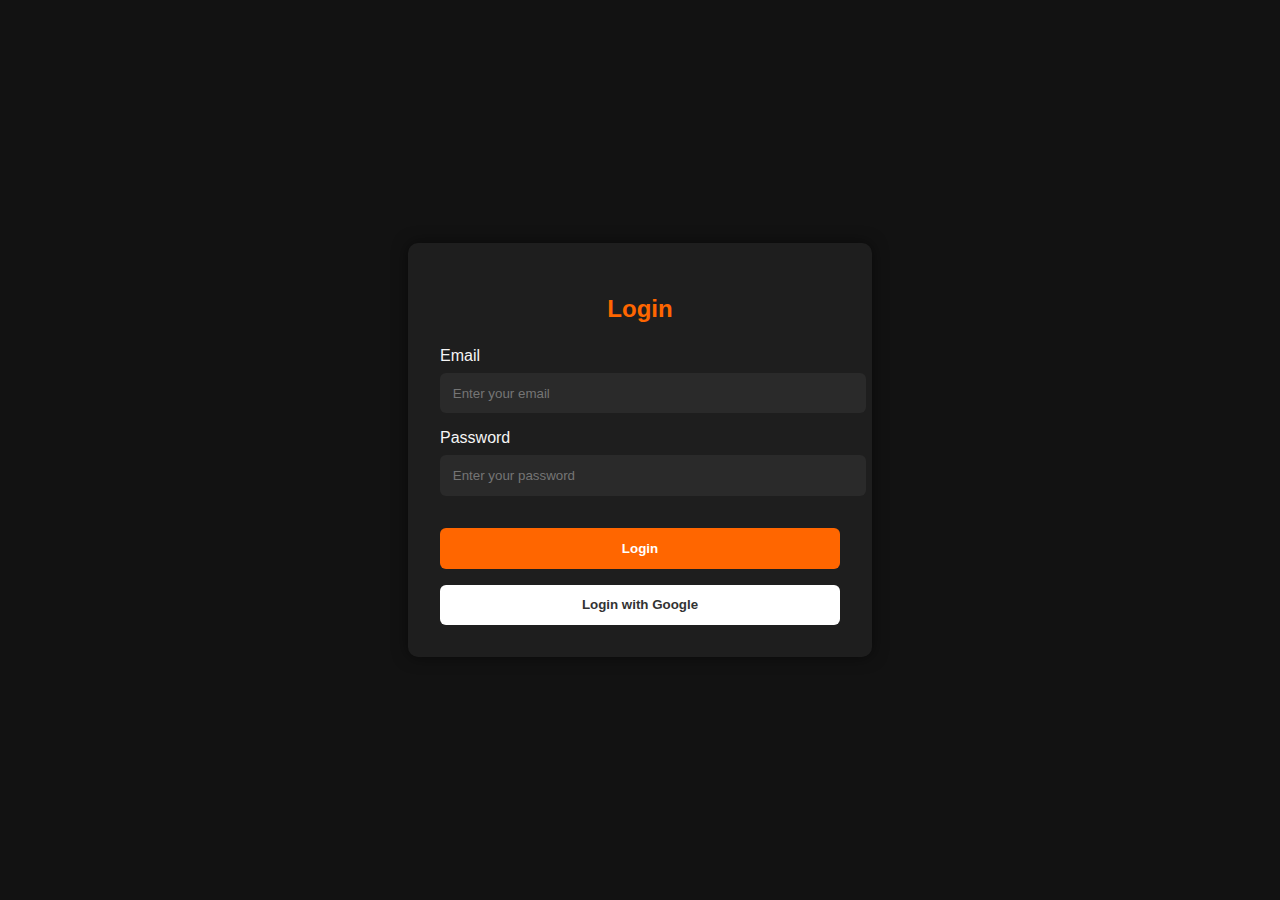
<file: login.html>
<!DOCTYPE html>
<html lang="en">
<head>
  <meta charset="UTF-8">
  <meta name="viewport" content="width=device-width, initial-scale=1.0">
  <title>Login</title>
  <style>
    body {
      font-family: "Poppins", sans-serif;
      background-color: #121212;
      color: #f5f5f5;
      display: flex;
      justify-content: center;
      align-items: center;
      height: 100vh;
      margin: 0;
    }

    .login-container {
      background: #1e1e1e;
      padding: 2rem;
      border-radius: 10px;
      width: 100%;
      max-width: 400px;
      box-shadow: 0 0 15px rgba(0, 0, 0, 0.5);
    }

    .login-container h2 {
      text-align: center;
      margin-bottom: 1.5rem;
      color: #ff6600;
    }

    .form-group {
      margin-bottom: 1rem;
    }

    label {
      display: block;
      margin-bottom: 0.5rem;
    }

    input {
      width: 100%;
      padding: 0.8rem;
      border: none;
      border-radius: 6px;
      outline: none;
      background: #2a2a2a;
      color: #fff;
    }

    .btn {
      width: 100%;
      padding: 0.8rem;
      background: #ff6600;
      border: none;
      border-radius: 6px;
      color: #fff;
      font-weight: 600;
      cursor: pointer;
      margin-top: 1rem;
    }

    .btn:hover {
      background: #e65c00;
    }

    .google-btn {
      width: 100%;
      padding: 0.8rem;
      margin-top: 1rem;
      border-radius: 6px;
      border: none;
      font-weight: 600;
      cursor: pointer;
      background: #fff;
      color: #333;
    }
  </style>
</head>
<body>
  <div class="login-container">
    <h2>Login</h2>
    <form id="loginForm">
      <div class="form-group">
        <label for="email">Email</label>
        <input type="email" id="email" placeholder="Enter your email" required>
      </div>
      <div class="form-group">
        <label for="password">Password</label>
        <input type="password" id="password" placeholder="Enter your password" required>
      </div>
      <button type="submit" class="btn">Login</button>
    </form>

    <button class="google-btn" onclick="googleLogin()">Login with Google</button>
  </div>

  <script>
    // Redirect on email-password login
    document.getElementById("loginForm").addEventListener("submit", function(e) {
      e.preventDefault();
      // here you can add validation or API call
      window.location.href = "modules.html"; // redirect to modules page
    });

    // Google login placeholder
    function googleLogin() {
      alert("Redirecting to Google Login...");
      // After OAuth success, redirect:
      window.location.href = "modules.html";
    }
  </script>
</body>
</html>
</file>
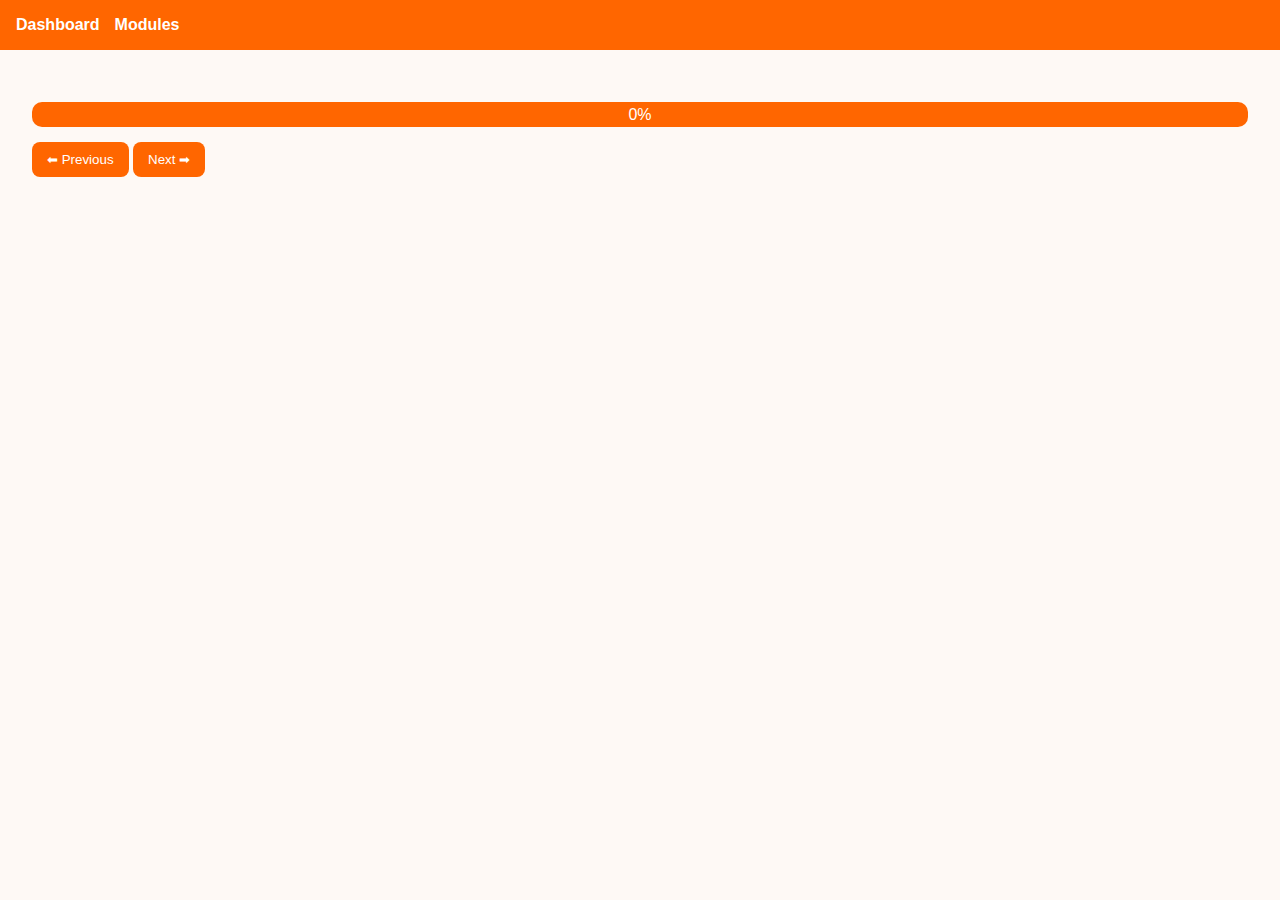
<file: module-detail.html>
<!DOCTYPE html>
<html lang="en">
<head>
  <meta charset="UTF-8">
  <meta name="viewport" content="width=device-width, initial-scale=1.0">
  <title>Module Detail</title>
  <link rel="stylesheet" href="style.css">
</head>
<body>
  <nav>
    <a href="dashboard.html">Dashboard</a>
    <a href="modules.html">Modules</a>
  </nav>

  <div class="module-detail">
    <h2 id="moduleTitle"></h2>
    <p id="lessonText"></p>

    <div class="progress-bar">
      <div class="progress-fill" id="lessonProgress">0%</div>
    </div>

    <div class="lesson-nav">
      <button onclick="prevLesson()">⬅ Previous</button>
      <button onclick="nextLesson()">Next ➡</button>
    </div>

    <button id="completeBtn" onclick="completeModule()" style="display:none;">
      ✅ Mark Module as Complete
    </button>
  </div>

  <script>
    const urlParams = new URLSearchParams(window.location.search);
    const moduleId = urlParams.get("id");

    const lessons = {
      budgeting: [
        "Lesson 1: Why budgeting matters",
        "Lesson 2: Tracking income",
        "Lesson 3: Tracking expenses",
        "Lesson 4: Building a simple budget",
        "Lesson 5: Tips to save money"
      ],
      credit: [
        "Lesson 1: What is credit?",
        "Lesson 2: How loans work",
        "Lesson 3: Understanding interest rates",
        "Lesson 4: Good vs Bad credit",
        "Lesson 5: How to maintain healthy credit"
      ],
      investing: [
        "Lesson 1: Why save and invest?",
        "Lesson 2: Savings vs Investments",
        "Lesson 3: Different types of investments",
        "Lesson 4: Risk vs Reward",
        "Lesson 5: Beginner’s investment tips"
      ]
    };

    let currentLesson = 0;
    const moduleLessons = lessons[moduleId];

    function loadLesson() {
      document.getElementById("moduleTitle").innerText = moduleId.toUpperCase() + " Module";
      document.getElementById("lessonText").innerText = moduleLessons[currentLesson];

      const progress = Math.round(((currentLesson + 1) / moduleLessons.length) * 100);
      document.getElementById("lessonProgress").style.width = progress + "%";
      document.getElementById("lessonProgress").innerText = progress + "%";

      if (currentLesson === moduleLessons.length - 1) {
        document.getElementById("completeBtn").style.display = "block";
      }
    }

    function nextLesson() {
      if (currentLesson < moduleLessons.length - 1) {
        currentLesson++;
        loadLesson();
      }
    }

    function prevLesson() {
      if (currentLesson > 0) {
        currentLesson--;
        loadLesson();
      }
    }

    function completeModule() {
      let modules = JSON.parse(localStorage.getItem("modules")) || {};
      modules[moduleId] = { status: "completed" };
      localStorage.setItem("modules", JSON.stringify(modules));
      alert("🎉 Module marked as completed!");
      window.location.href = "dashboard.html";
    }

    loadLesson();
  </script>
</body>
</html>
</file>
<file: style.css>
body {
  font-family: Arial, sans-serif;
  margin: 0;
  background: #f4f6f8;
}

nav {
  background: #ff6600;
  padding: 1rem;
  display: flex;
  gap: 15px;
}
nav a {
  color: white;
  text-decoration: none;
  font-weight: bold;
}

.dashboard, .modules-container, .module-detail {
  padding: 2rem;
}

.module-card {
  background: white;
  padding: 1rem;
  margin: 1rem 0;
  border-radius: 10px;
  box-shadow: 0 3px 8px rgba(0,0,0,0.1);
}

button, .btn {
  background: #ff6600;
  color: white;
  border: none;
  padding: 10px 15px;
  border-radius: 8px;
  cursor: pointer;
}
button:hover, .btn:hover {
  background: #e65c00;
}

.progress-bar {
  background: #ddd;
  border-radius: 10px;
  height: 25px;
  margin: 15px 0;
  overflow: hidden;
}
.progress-fill {
  background: #ff6600;
  color: white;
  height: 100%;
  text-align: center;
  line-height: 25px;
  transition: width 0.3s ease;
}
body {
  font-family: 'Segoe UI', sans-serif;
  margin: 0;
  background: #fef9f5;
  color: #333;
}

.navbar {
  background: #ff7043;
  color: #fff;
  padding: 1rem 2rem;
  display: flex;
  justify-content: space-between;
  align-items: center;
}

.navbar .logo {
  font-weight: bold;
  font-size: 1.5rem;
}

.nav-links {
  list-style: none;
  display: flex;
  gap: 1.5rem;
}

.nav-links a {
  color: #fff;
  text-decoration: none;
  font-weight: 500;
}

.container {
  padding: 2rem;
}

.page-title {
  font-size: 2rem;
  color: #ff7043;
  margin-bottom: 0.5rem;
}

.subtitle {
  margin-bottom: 1.5rem;
  font-size: 1.1rem;
  color: #555;
}

.chapters {
  margin-bottom: 2rem;
}

.chapter-list {
  list-style: none;
  padding: 0;
}

.chapter-list button {
  background: #ff7043;
  color: white;
  border: none;
  padding: 0.8rem 1.2rem;
  margin: 0.5rem 0;
  width: 100%;
  text-align: left;
  border-radius: 6px;
  cursor: pointer;
  font-size: 1rem;
  transition: background 0.3s;
}

.chapter-list button:hover {
  background: #e64a19;
}

.chapter-content {
  background: #fff;
  padding: 1.5rem;
  border-radius: 10px;
  box-shadow: 0 4px 10px rgba(0,0,0,0.05);
}

#video-section {
  margin-top: 1.5rem;
}

.video-grid {
  display: grid;
  grid-template-columns: repeat(auto-fit, minmax(280px, 1fr));
  gap: 1rem;
}
</file>
